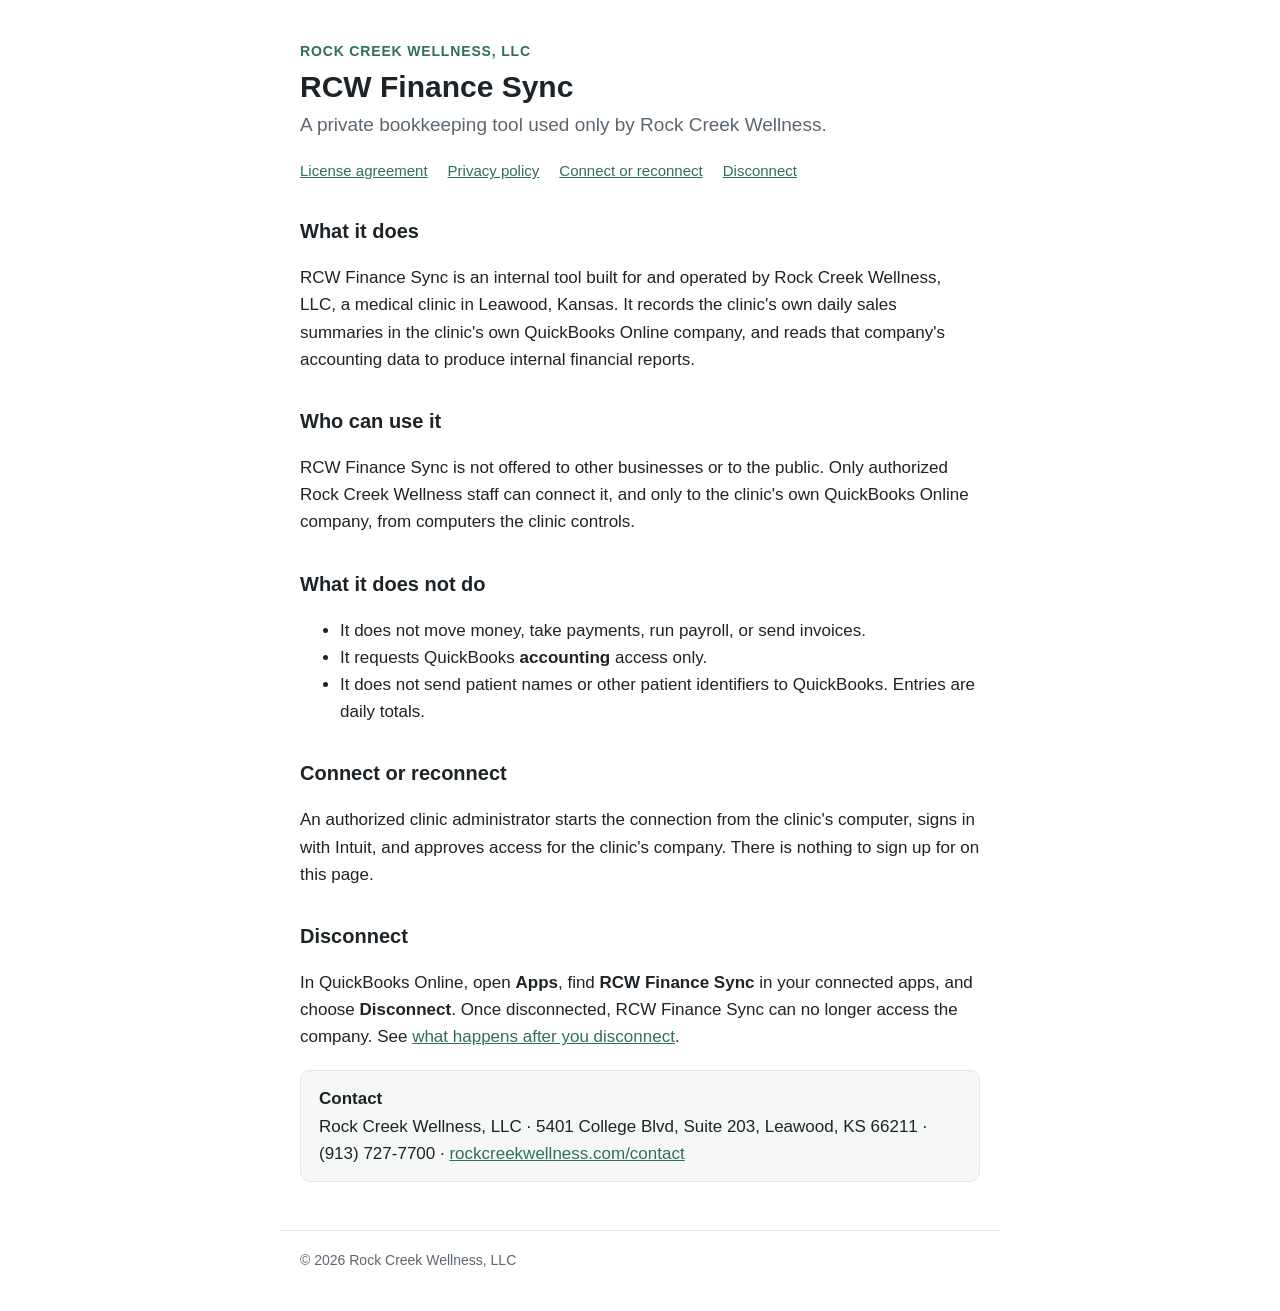
<file: index.html>
<!doctype html>
<html lang="en">
<head>
  <meta charset="utf-8">
  <meta name="viewport" content="width=device-width, initial-scale=1">
  <meta name="robots" content="noindex">
  <title>RCW Finance Sync</title>
  <link rel="stylesheet" href="style.css">
</head>
<body>
<header>
  <div class="brand">Rock Creek Wellness, LLC</div>
  <h1>RCW Finance Sync</h1>
  <p class="lede">A private bookkeeping tool used only by Rock Creek Wellness.</p>
  <nav class="links">
    <a href="terms.html">License agreement</a>
    <a href="privacy.html">Privacy policy</a>
    <a href="#connect">Connect or reconnect</a>
    <a href="#disconnect">Disconnect</a>
  </nav>
</header>
<main>
  <h2>What it does</h2>
  <p>RCW Finance Sync is an internal tool built for and operated by Rock Creek Wellness, LLC, a medical clinic
    in Leawood, Kansas. It records the clinic's own daily sales summaries in the clinic's own QuickBooks Online
    company, and reads that company's accounting data to produce internal financial reports.</p>

  <h2>Who can use it</h2>
  <p>RCW Finance Sync is not offered to other businesses or to the public. Only authorized Rock Creek Wellness
    staff can connect it, and only to the clinic's own QuickBooks Online company, from computers the clinic
    controls.</p>

  <h2>What it does not do</h2>
  <ul>
    <li>It does not move money, take payments, run payroll, or send invoices.</li>
    <li>It requests QuickBooks <strong>accounting</strong> access only.</li>
    <li>It does not send patient names or other patient identifiers to QuickBooks. Entries are daily totals.</li>
  </ul>

  <h2 id="connect">Connect or reconnect</h2>
  <p>An authorized clinic administrator starts the connection from the clinic's computer, signs in with Intuit,
    and approves access for the clinic's company. There is nothing to sign up for on this page.</p>

  <h2 id="disconnect">Disconnect</h2>
  <p>In QuickBooks Online, open <strong>Apps</strong>, find <strong>RCW Finance Sync</strong> in your connected
    apps, and choose <strong>Disconnect</strong>. Once disconnected, RCW Finance Sync can no longer access the
    company. See <a href="disconnected.html">what happens after you disconnect</a>.</p>

  <div class="panel">
    <strong>Contact</strong><br>
    Rock Creek Wellness, LLC · 5401 College Blvd, Suite 203, Leawood, KS 66211 · (913) 727-7700 ·
    <a href="https://rockcreekwellness.com/contact/">rockcreekwellness.com/contact</a>
  </div>
</main>
<footer>© 2026 Rock Creek Wellness, LLC</footer>
</body>
</html>
</file>
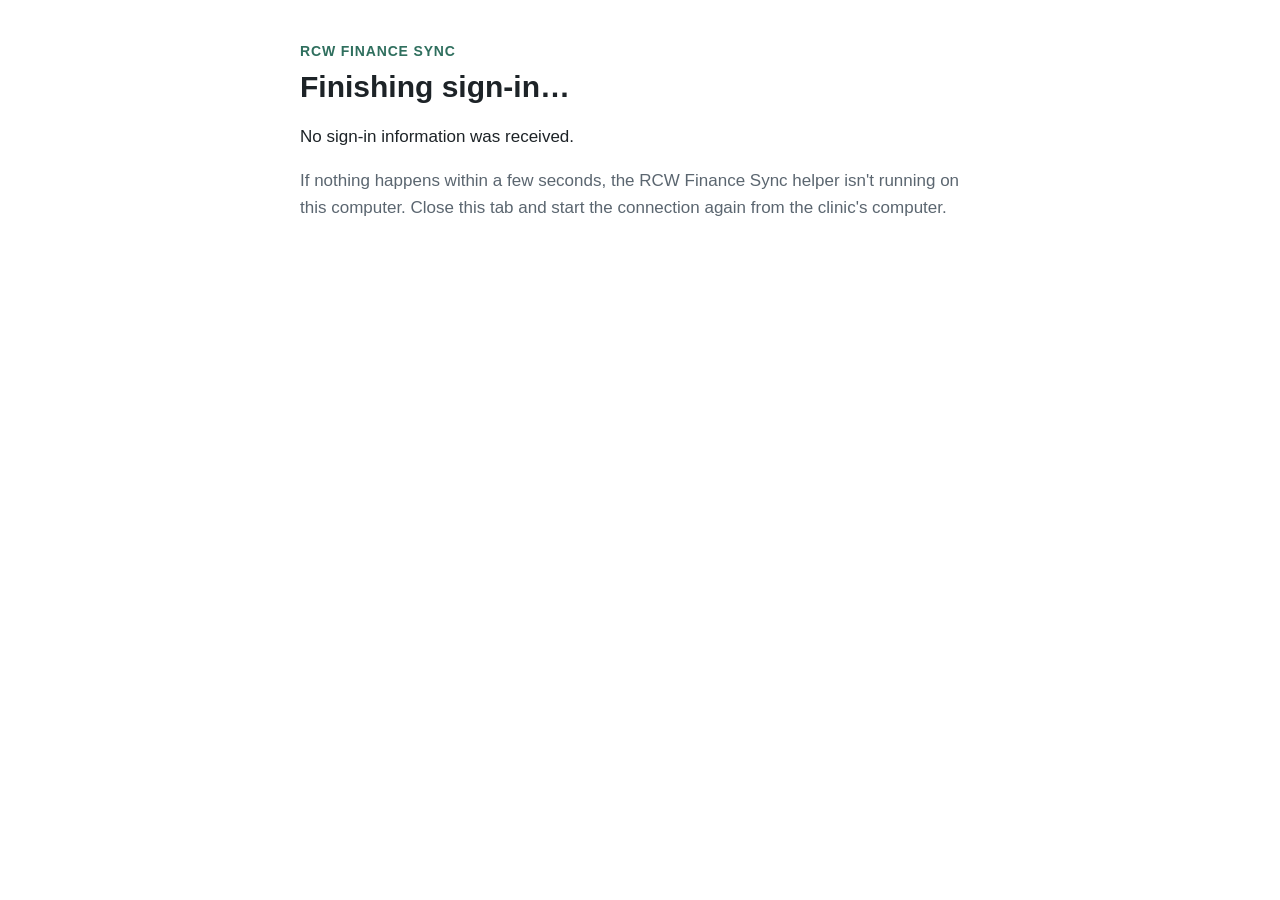
<file: callback.html>
<!doctype html>
<html lang="en">
<head>
  <meta charset="utf-8">
  <meta name="viewport" content="width=device-width, initial-scale=1">
  <meta name="robots" content="noindex">
  <meta name="referrer" content="no-referrer">
  <title>Finishing sign-in · RCW Finance Sync</title>
  <link rel="stylesheet" href="style.css">
</head>
<body>
<header>
  <div class="brand">RCW Finance Sync</div>
  <h1>Finishing sign-in…</h1>
</header>
<main>
  <p id="status">Handing your Intuit sign-in to RCW Finance Sync on this computer.</p>
  <p class="muted">If nothing happens within a few seconds, the RCW Finance Sync helper isn't running on this
    computer. Close this tab and start the connection again from the clinic's computer.</p>
</main>
<noscript><main><p>JavaScript is needed to finish signing in. Turn it on for this page and try again.</p></main></noscript>
<script>
  // Intuit sends the sign-in result to this https page (Intuit requires https for live companies).
  // Forward it unchanged to the RCW Finance Sync helper listening on this same computer.
  // This page loads nothing from other sites and stores nothing.
  if (location.search) {
    location.replace("http://localhost:8765/callback" + location.search);
  } else {
    document.getElementById("status").textContent = "No sign-in information was received.";
  }
</script>
</body>
</html>
</file>
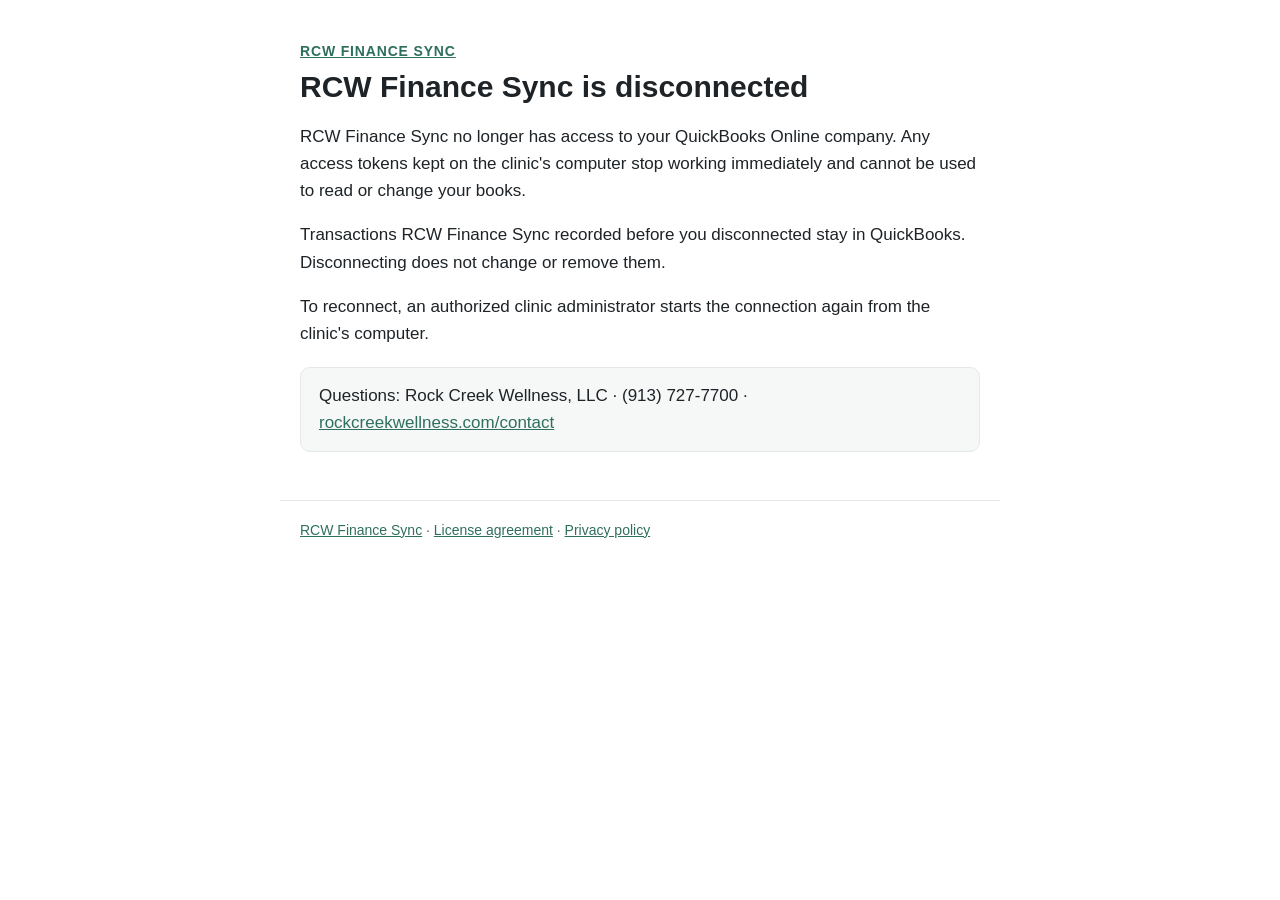
<file: disconnected.html>
<!doctype html>
<html lang="en">
<head>
  <meta charset="utf-8">
  <meta name="viewport" content="width=device-width, initial-scale=1">
  <meta name="robots" content="noindex">
  <title>Disconnected · RCW Finance Sync</title>
  <link rel="stylesheet" href="style.css">
</head>
<body>
<header>
  <div class="brand"><a href="./">RCW Finance Sync</a></div>
  <h1>RCW Finance Sync is disconnected</h1>
</header>
<main>
  <p>RCW Finance Sync no longer has access to your QuickBooks Online company. Any access tokens kept on the
    clinic's computer stop working immediately and cannot be used to read or change your books.</p>
  <p>Transactions RCW Finance Sync recorded before you disconnected stay in QuickBooks. Disconnecting does not
    change or remove them.</p>
  <p>To reconnect, an authorized clinic administrator starts the connection again from the clinic's computer.</p>
  <div class="panel">
    Questions: Rock Creek Wellness, LLC · (913) 727-7700 ·
    <a href="https://rockcreekwellness.com/contact/">rockcreekwellness.com/contact</a>
  </div>
</main>
<footer><a href="./">RCW Finance Sync</a> · <a href="terms.html">License agreement</a> · <a href="privacy.html">Privacy policy</a></footer>
</body>
</html>
</file>
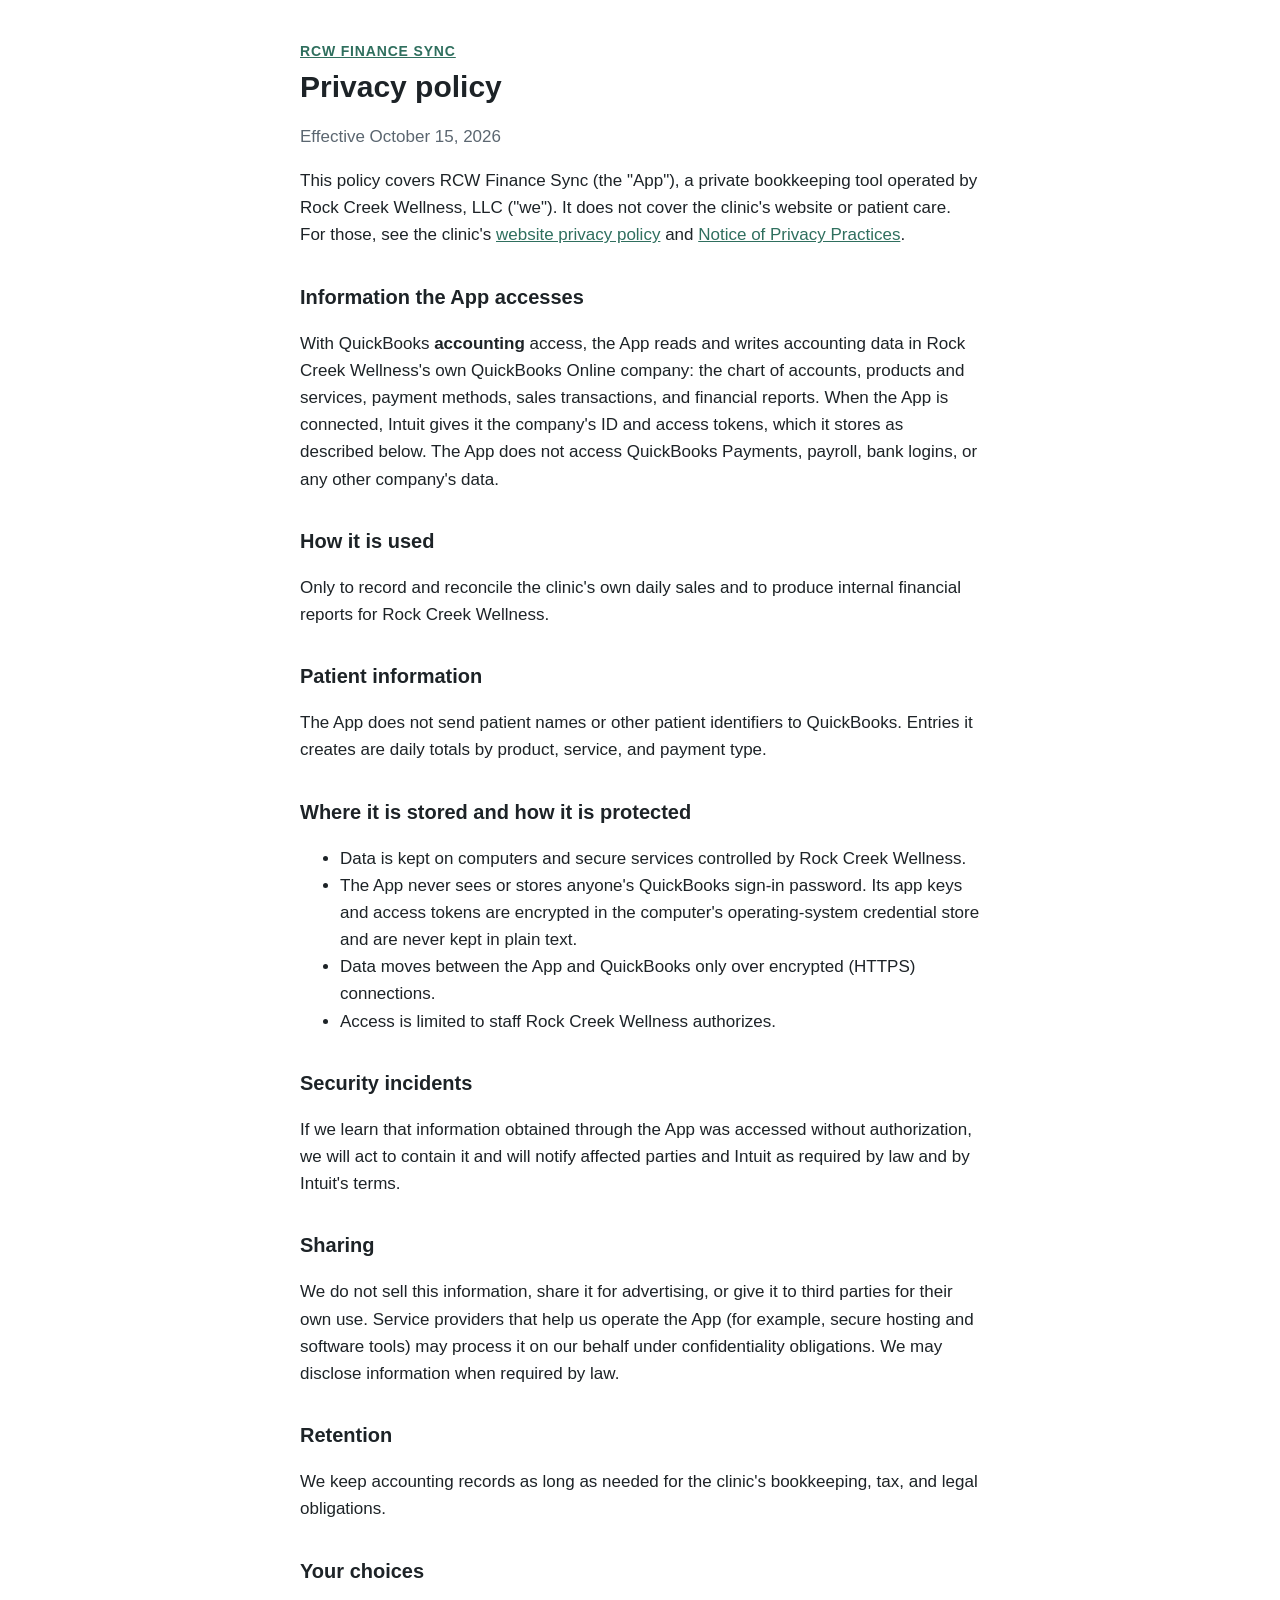
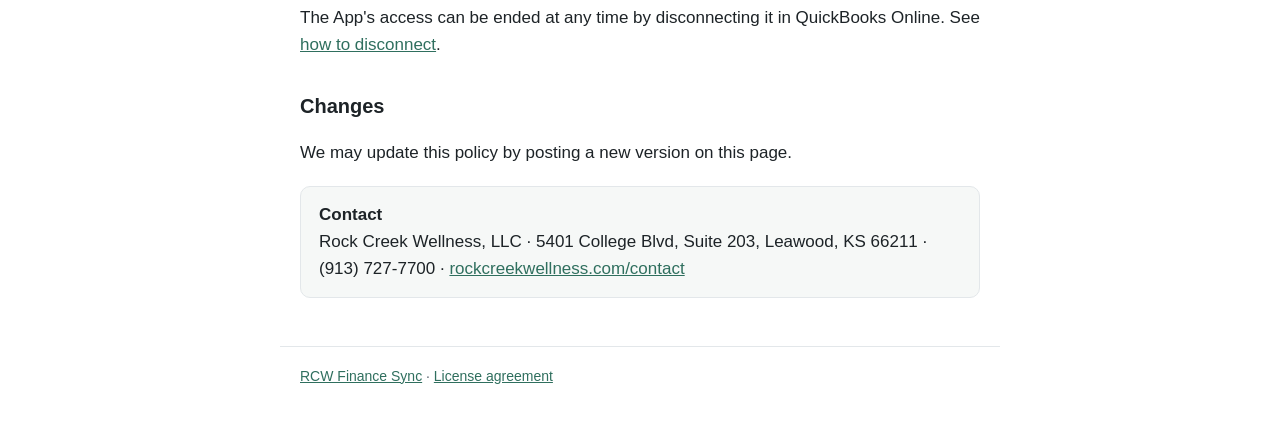
<file: privacy.html>
<!doctype html>
<html lang="en">
<head>
  <meta charset="utf-8">
  <meta name="viewport" content="width=device-width, initial-scale=1">
  <meta name="robots" content="noindex">
  <title>Privacy policy · RCW Finance Sync</title>
  <link rel="stylesheet" href="style.css">
</head>
<body>
<header>
  <div class="brand"><a href="./">RCW Finance Sync</a></div>
  <h1>Privacy policy</h1>
  <p class="muted">Effective October 15, 2026</p>
</header>
<main>
  <p>This policy covers RCW Finance Sync (the "App"), a private bookkeeping tool operated by Rock Creek
    Wellness, LLC ("we"). It does not cover the clinic's website or patient care. For those, see the clinic's
    <a href="https://rockcreekwellness.com/privacy-policy/">website privacy policy</a> and
    <a href="https://rockcreekwellness.com/notice-of-privacy-practices/">Notice of Privacy Practices</a>.</p>

  <h2>Information the App accesses</h2>
  <p>With QuickBooks <strong>accounting</strong> access, the App reads and writes accounting data in Rock Creek
    Wellness's own QuickBooks Online company: the chart of accounts, products and services, payment methods,
    sales transactions, and financial reports. When the App is connected, Intuit gives it the company's ID and
    access tokens, which it stores as described below. The App does not access QuickBooks Payments, payroll,
    bank logins, or any other company's data.</p>

  <h2>How it is used</h2>
  <p>Only to record and reconcile the clinic's own daily sales and to produce internal financial reports for
    Rock Creek Wellness.</p>

  <h2>Patient information</h2>
  <p>The App does not send patient names or other patient identifiers to QuickBooks. Entries it creates are
    daily totals by product, service, and payment type.</p>

  <h2>Where it is stored and how it is protected</h2>
  <ul>
    <li>Data is kept on computers and secure services controlled by Rock Creek Wellness.</li>
    <li>The App never sees or stores anyone's QuickBooks sign-in password. Its app keys and access tokens are
      encrypted in the computer's operating-system credential store and are never kept in plain text.</li>
    <li>Data moves between the App and QuickBooks only over encrypted (HTTPS) connections.</li>
    <li>Access is limited to staff Rock Creek Wellness authorizes.</li>
  </ul>

  <h2>Security incidents</h2>
  <p>If we learn that information obtained through the App was accessed without authorization, we will act to
    contain it and will notify affected parties and Intuit as required by law and by Intuit's terms.</p>

  <h2>Sharing</h2>
  <p>We do not sell this information, share it for advertising, or give it to third parties for their own use.
    Service providers that help us operate the App (for example, secure hosting and software tools) may process
    it on our behalf under confidentiality obligations. We may disclose information when required by law.</p>

  <h2>Retention</h2>
  <p>We keep accounting records as long as needed for the clinic's bookkeeping, tax, and legal obligations.</p>

  <h2>Your choices</h2>
  <p>The App's access can be ended at any time by disconnecting it in QuickBooks Online. See
    <a href="./#disconnect">how to disconnect</a>.</p>

  <h2>Changes</h2>
  <p>We may update this policy by posting a new version on this page.</p>

  <div class="panel">
    <strong>Contact</strong><br>
    Rock Creek Wellness, LLC · 5401 College Blvd, Suite 203, Leawood, KS 66211 · (913) 727-7700 ·
    <a href="https://rockcreekwellness.com/contact/">rockcreekwellness.com/contact</a>
  </div>
</main>
<footer><a href="./">RCW Finance Sync</a> · <a href="terms.html">License agreement</a></footer>
</body>
</html>
</file>
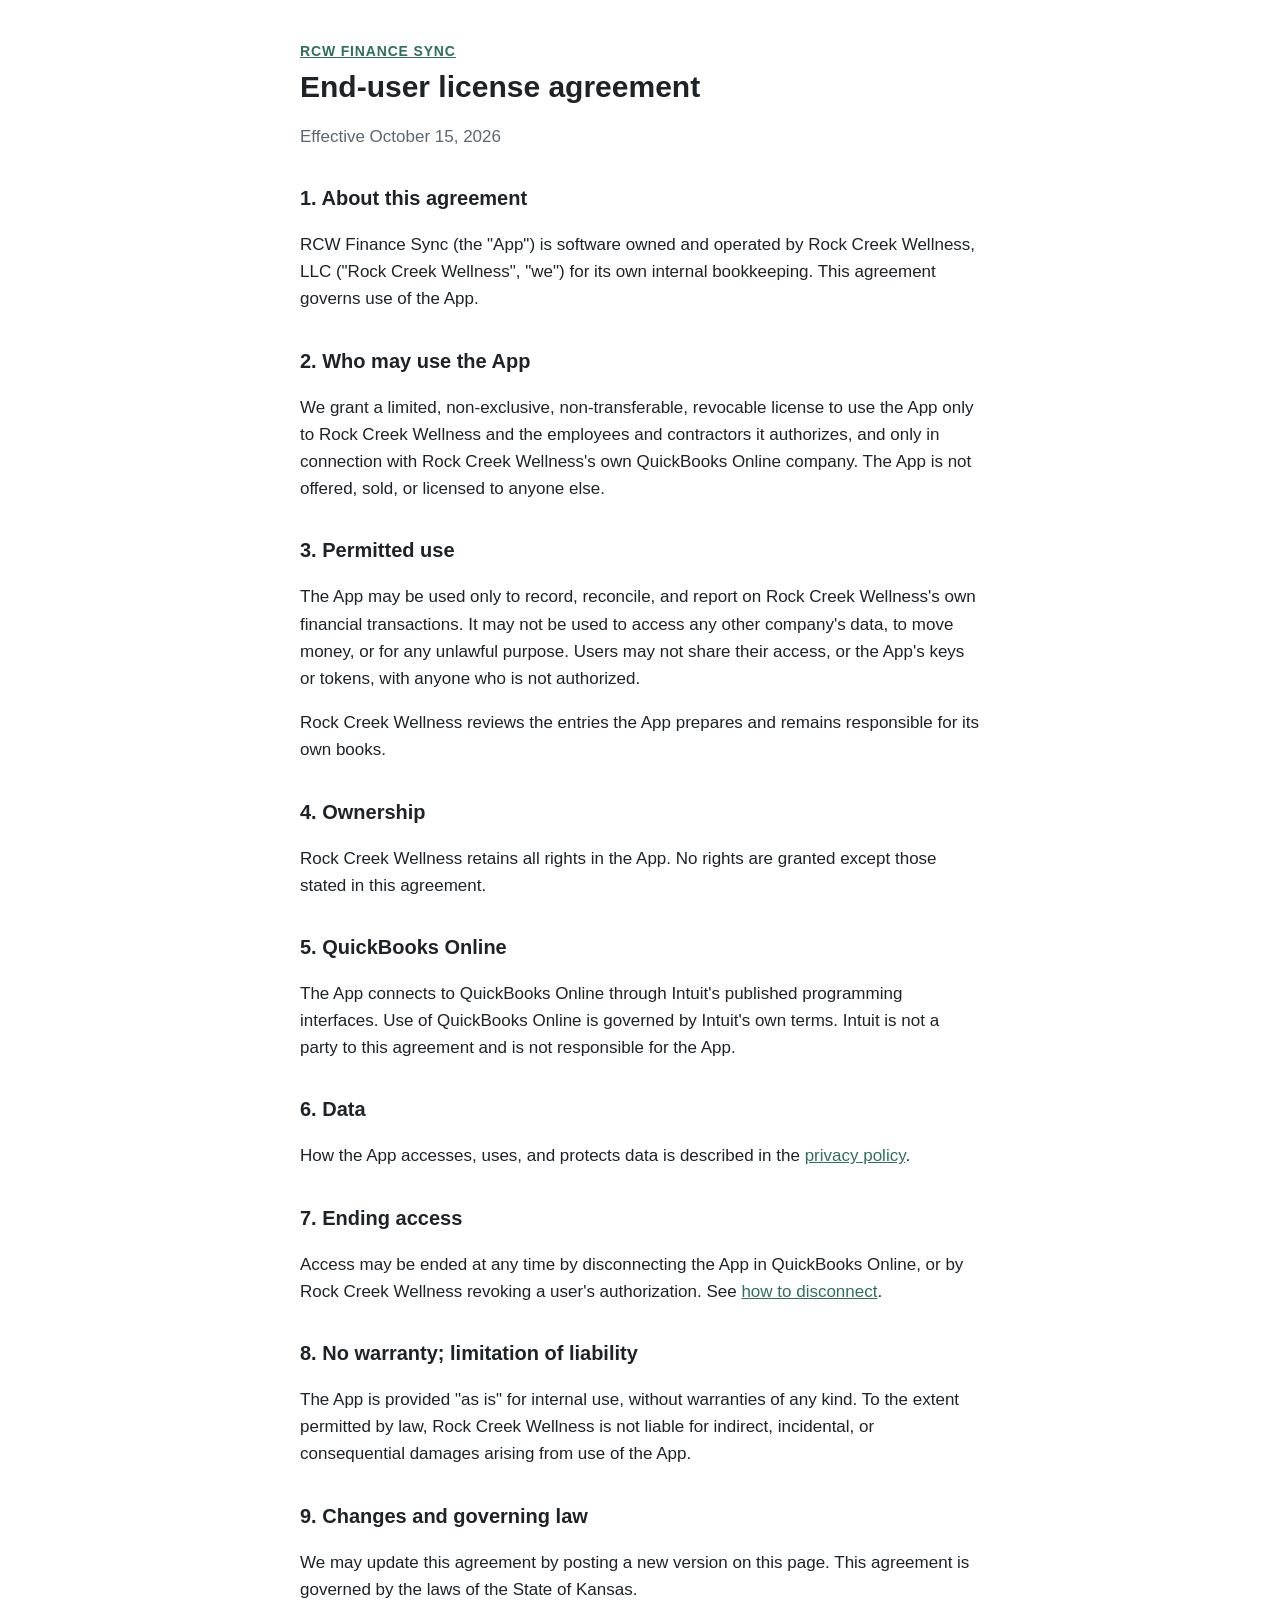
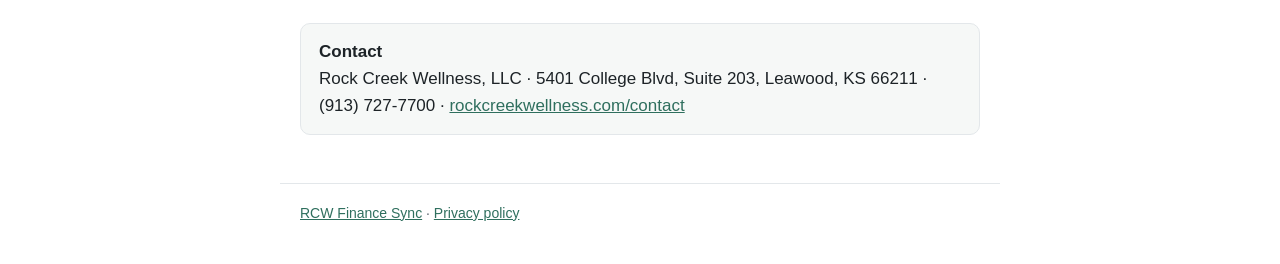
<file: terms.html>
<!doctype html>
<html lang="en">
<head>
  <meta charset="utf-8">
  <meta name="viewport" content="width=device-width, initial-scale=1">
  <meta name="robots" content="noindex">
  <title>License agreement · RCW Finance Sync</title>
  <link rel="stylesheet" href="style.css">
</head>
<body>
<header>
  <div class="brand"><a href="./">RCW Finance Sync</a></div>
  <h1>End-user license agreement</h1>
  <p class="muted">Effective October 15, 2026</p>
</header>
<main>
  <h2>1. About this agreement</h2>
  <p>RCW Finance Sync (the "App") is software owned and operated by Rock Creek Wellness, LLC ("Rock Creek
    Wellness", "we") for its own internal bookkeeping. This agreement governs use of the App.</p>

  <h2>2. Who may use the App</h2>
  <p>We grant a limited, non-exclusive, non-transferable, revocable license to use the App only to Rock Creek
    Wellness and the employees and contractors it authorizes, and only in connection with Rock Creek
    Wellness's own QuickBooks Online company. The App is not offered, sold, or licensed to anyone else.</p>

  <h2>3. Permitted use</h2>
  <p>The App may be used only to record, reconcile, and report on Rock Creek Wellness's own financial
    transactions. It may not be used to access any other company's data, to move money, or for any unlawful
    purpose. Users may not share their access, or the App's keys or tokens, with anyone who is not authorized.</p>
  <p>Rock Creek Wellness reviews the entries the App prepares and remains responsible for its own books.</p>

  <h2>4. Ownership</h2>
  <p>Rock Creek Wellness retains all rights in the App. No rights are granted except those stated in this
    agreement.</p>

  <h2>5. QuickBooks Online</h2>
  <p>The App connects to QuickBooks Online through Intuit's published programming interfaces. Use of
    QuickBooks Online is governed by Intuit's own terms. Intuit is not a party to this agreement and is not
    responsible for the App.</p>

  <h2>6. Data</h2>
  <p>How the App accesses, uses, and protects data is described in the
    <a href="privacy.html">privacy policy</a>.</p>

  <h2>7. Ending access</h2>
  <p>Access may be ended at any time by disconnecting the App in QuickBooks Online, or by Rock Creek Wellness
    revoking a user's authorization. See <a href="./#disconnect">how to disconnect</a>.</p>

  <h2>8. No warranty; limitation of liability</h2>
  <p>The App is provided "as is" for internal use, without warranties of any kind. To the extent permitted by
    law, Rock Creek Wellness is not liable for indirect, incidental, or consequential damages arising from use
    of the App.</p>

  <h2>9. Changes and governing law</h2>
  <p>We may update this agreement by posting a new version on this page. This agreement is governed by the laws
    of the State of Kansas.</p>

  <div class="panel">
    <strong>Contact</strong><br>
    Rock Creek Wellness, LLC · 5401 College Blvd, Suite 203, Leawood, KS 66211 · (913) 727-7700 ·
    <a href="https://rockcreekwellness.com/contact/">rockcreekwellness.com/contact</a>
  </div>
</main>
<footer><a href="./">RCW Finance Sync</a> · <a href="privacy.html">Privacy policy</a></footer>
</body>
</html>
</file>
<file: style.css>
:root {
  --bg: #ffffff;
  --text: #1d2327;
  --muted: #5b6670;
  --accent: #2f6f5e;
  --rule: #e3e7ea;
  --panel: #f6f8f7;
}
@media (prefers-color-scheme: dark) {
  :root {
    --bg: #14181b;
    --text: #e6e9eb;
    --muted: #a3adb5;
    --accent: #7cc3ad;
    --rule: #2b3237;
    --panel: #1b2024;
  }
}
* { box-sizing: border-box; }
body {
  margin: 0;
  background: var(--bg);
  color: var(--text);
  font: 17px/1.6 -apple-system, BlinkMacSystemFont, "Segoe UI", Roboto, Helvetica, Arial, sans-serif;
}
header, main, footer { max-width: 720px; margin: 0 auto; padding: 0 20px; }
header { padding-top: 40px; }
.brand { font-size: 14px; letter-spacing: .06em; text-transform: uppercase; color: var(--accent); font-weight: 600; }
h1 { font-size: 30px; line-height: 1.25; margin: 6px 0 4px; }
h2 { font-size: 20px; margin: 32px 0 6px; }
p, li { color: var(--text); }
.muted { color: var(--muted); }
.lede { font-size: 19px; color: var(--muted); margin-top: 0; }
a { color: var(--accent); }
.panel { background: var(--panel); border: 1px solid var(--rule); border-radius: 10px; padding: 14px 18px; margin: 20px 0; }
nav.links { display: flex; flex-wrap: wrap; gap: 8px 20px; margin: 18px 0 0; font-size: 15px; }
footer { margin-top: 48px; padding-top: 18px; padding-bottom: 40px; border-top: 1px solid var(--rule); font-size: 14px; color: var(--muted); }
</file>
